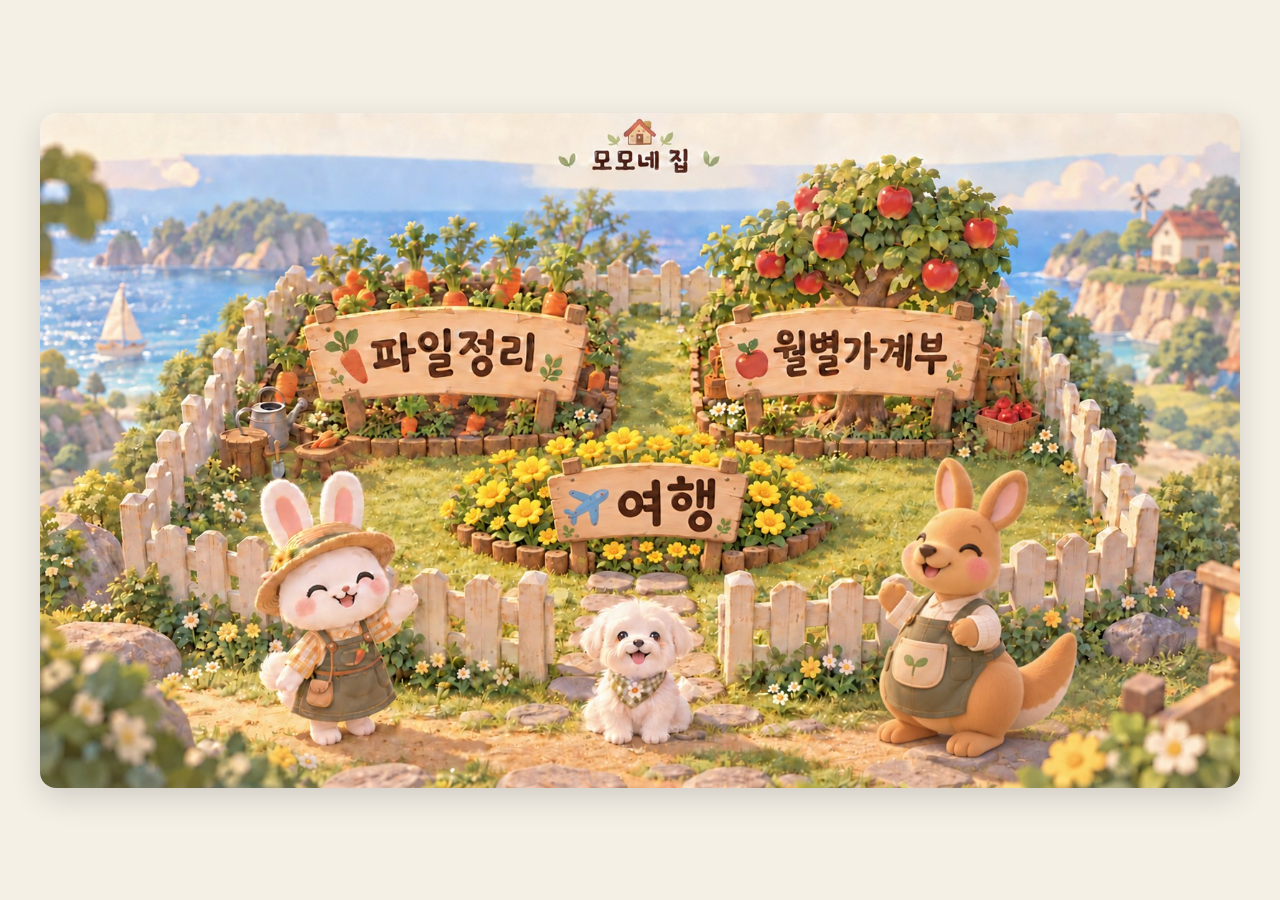
<file: momo-home/index.html>
<!DOCTYPE html>
<html lang="ko">
<head>
  <meta charset="UTF-8">
  <meta name="viewport" content="width=device-width, initial-scale=1.0">
  <title>모모네 집</title>
  <style>
    * {
      box-sizing: border-box;
      margin: 0;
      padding: 0;
    }
    body {
      background-color: #f5f0e6;
      display: flex;
      justify-content: center;
      align-items: center;
      min-height: 100vh;
      font-family: system-ui, -apple-system, sans-serif;
    }
    .container {
      position: relative;
      width: 100%;
      max-width: 1200px;
      aspect-ratio: 16 / 9;
      box-shadow: 0 10px 30px rgba(0,0,0,0.15);
      border-radius: 16px;
      overflow: hidden;
    }
    .bg-img {
      width: 100%;
      height: 100%;
      object-fit: cover;
      display: block;
    }
    /* 클릭 영역 공통 스타일 */
    .clickable-area {
      position: absolute;
      cursor: pointer;
      border-radius: 20px;
      transition: transform 0.2s ease, box-shadow 0.2s ease, background-color 0.2s ease;
      text-decoration: none;
    }
    /* 마우스 올렸을 때 반짝이는 효과 */
    .clickable-area:hover {
      transform: scale(1.03);
      background-color: rgba(255, 255, 255, 0.2);
      box-shadow: 0 0 20px rgba(255, 255, 255, 0.5);
    }

    .clickable-area:focus-visible { outline: 4px solid #e2b52b; background: rgba(255,255,255,.25); }
    .link-travel { top: 47%; left: 33%; width: 34%; height: 22%; }

    /* 좌측: 파일정리 (당근밭 표지판) */
    .link-file {
      top: 22%;
      left: 19%;
      width: 28%;
      height: 28%;
    }

    /* 우측: 월별가계부 (사과나무 표지판) */
    .link-household {
      top: 22%;
      left: 53%;
      width: 28%;
      height: 28%;
    }
  </style>
</head>
<body>

  <div class="container">
    <!-- 대문 배경 이미지 -->
    <img src="momo-bg-travel-v2.jpg" alt="모모네 집: 파일정리 당근밭, 월별가계부 사과나무, 여행 노란 꽃 화단" class="bg-img">

<!-- 당근밭 표지판 (왼쪽) -->
    <a href="https://holaharu.github.io/holaharu/momo-household/" 
       class="clickable-area link-file" 
       title="파일정리 바로가기" aria-label="파일정리 바로가기"></a>

    <!-- 사과나무 표지판 (오른쪽) -->
    <a href="https://script.google.com/macros/s/AKfycbz5YzkvmMvAzPvbV-YOwo0FLwXb7m3hsymJ8yCqXvCS71XnRXiC8ZnzNHFR4dZeDioZYQ/exec" 
       class="clickable-area link-household" 
       title="월별가계부 바로가기" aria-label="월별가계부 바로가기"
       target="_blank" rel="noopener noreferrer"></a>
    <a href="https://script.google.com/macros/s/AKfycbyJMMOKjcYxdfPxaoNVI4MQ4rZjO_NShdOp9vscdqkaAdYM3JT-7L1gRsmqA7paXcyw/exec" class="clickable-area link-travel"
       title="여행 바로가기" aria-label="여행 바로가기"
       target="_blank" rel="noopener noreferrer"></a>
  </div>

</body>
</html>
</file>
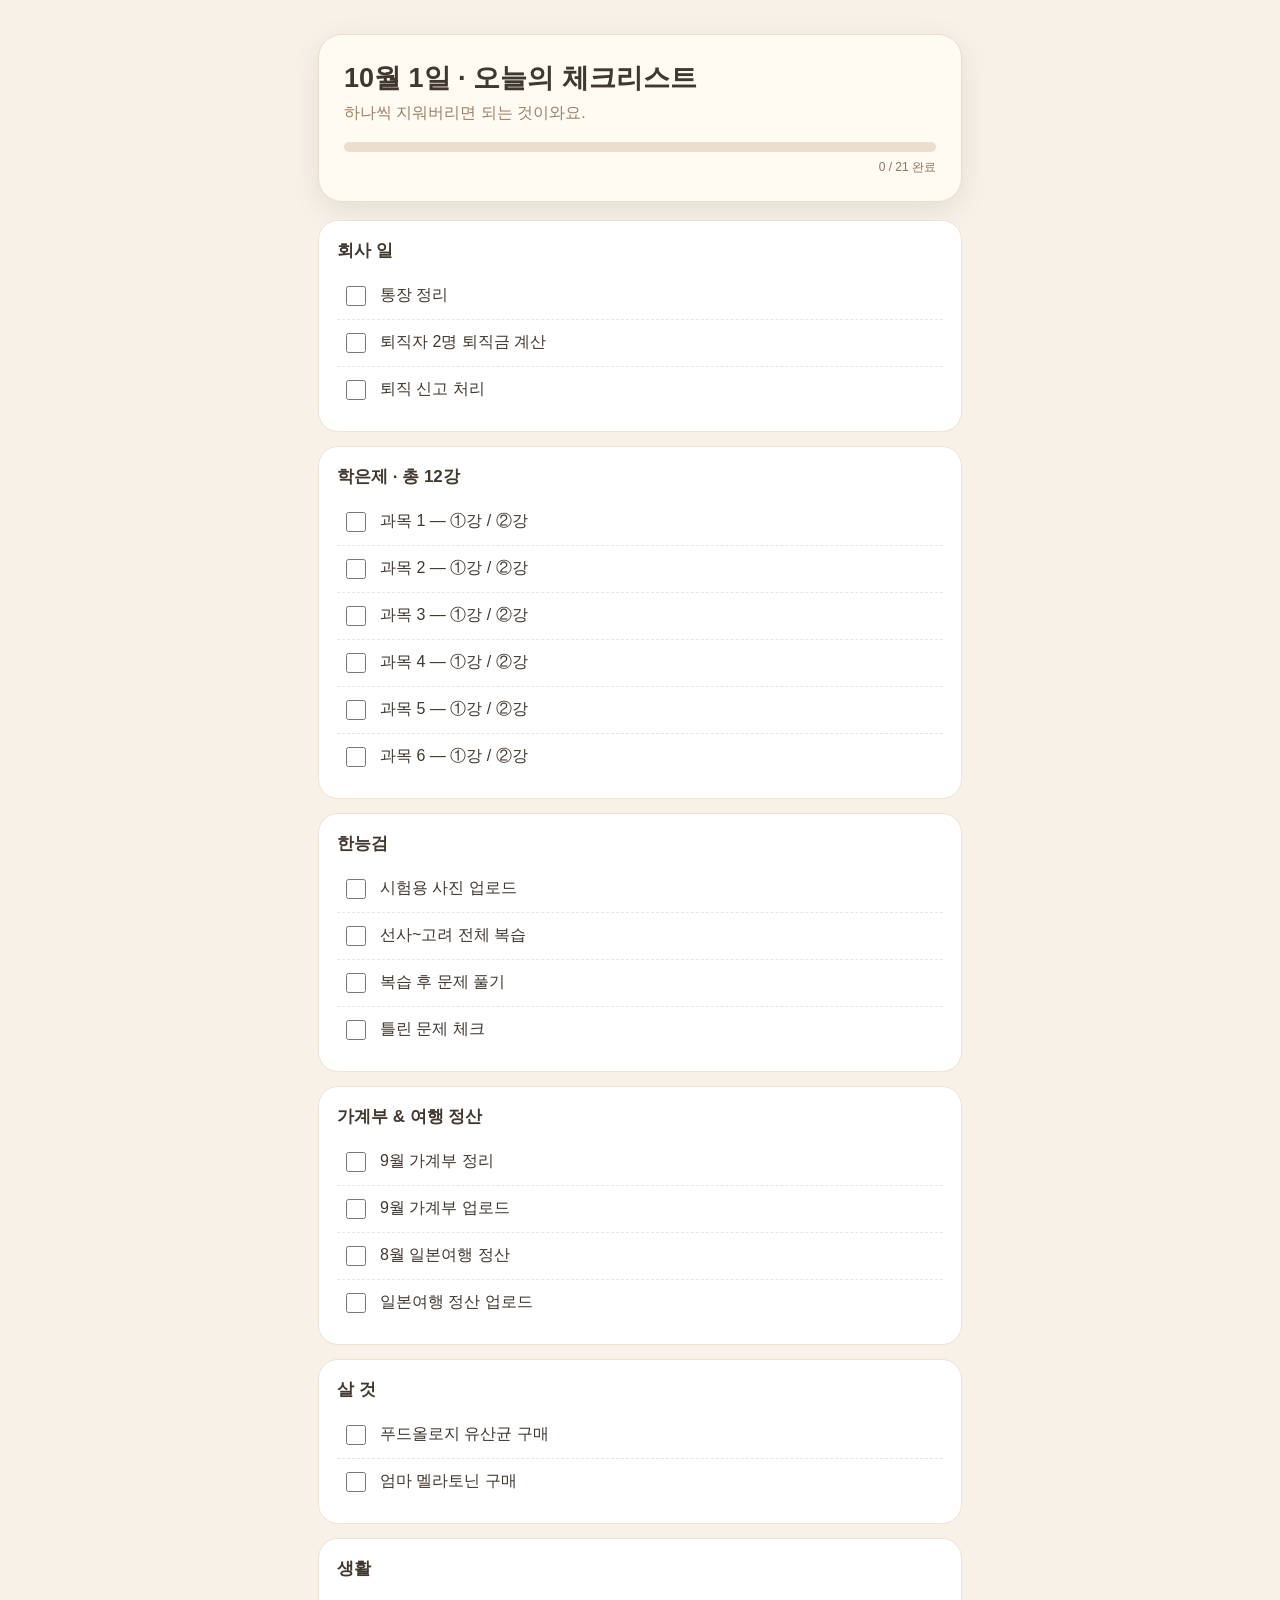
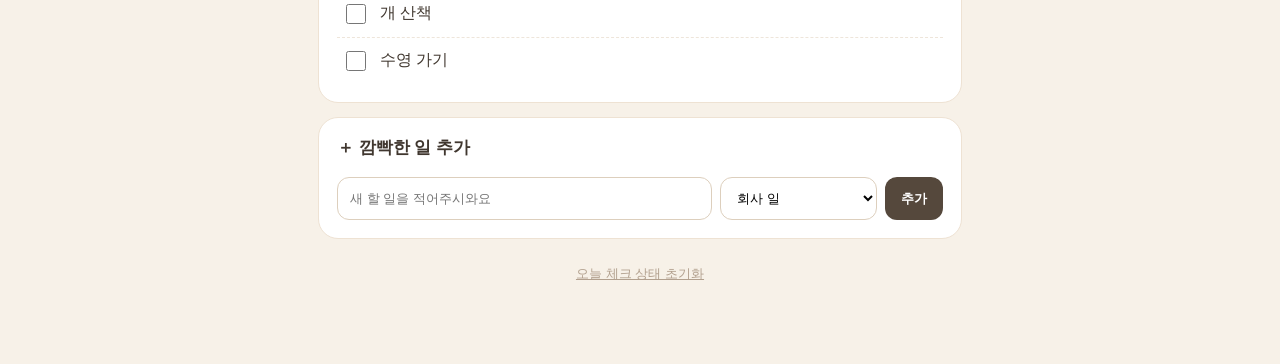
<file: todo.html>
<!doctype html><html lang="ko"><head><meta charset="utf-8"><meta name="viewport" content="width=device-width,initial-scale=1"><title>오늘의 체크리스트</title><style>*{box-sizing:border-box}body{margin:0;background:#f7f1e8;color:#40372f;font-family:-apple-system,BlinkMacSystemFont,"Segoe UI","Noto Sans KR",sans-serif}.wrap{max-width:680px;margin:auto;padding:34px 18px 80px}header{background:#fffaf2;border:1px solid #eadfce;border-radius:24px;padding:25px;box-shadow:0 8px 28px #6e5d4620;margin-bottom:18px}h1{margin:0;font-size:27px}.date{margin-top:7px;color:#9b8068}.progress{margin-top:18px;height:10px;background:#eadfce;border-radius:20px;overflow:hidden}.bar{height:100%;width:0;background:#9c8064;transition:.25s}.count{font-size:12px;color:#8a7461;margin-top:7px;text-align:right}.section{background:#fff;border:1px solid #eee2d3;border-radius:20px;padding:18px;margin:14px 0}.section h2{font-size:17px;margin:0 0 11px}.item{display:flex;align-items:flex-start;gap:11px;padding:10px 5px;border-bottom:1px dashed #eee5da}.item:last-child{border:0}.item input{width:20px;height:20px;accent-color:#907258;flex:none}.item label{line-height:1.45;cursor:pointer}.item.done label{text-decoration:line-through;color:#aaa}.sub{font-size:12px;color:#a18e7e}.addbox{display:flex;gap:8px;margin-top:18px}.addbox input,.addbox select{border:1px solid #ddcfbd;border-radius:12px;padding:12px;background:white;min-width:0}.addbox input{flex:1}.addbox button{border:0;background:#55483c;color:white;border-radius:12px;padding:0 16px;font-weight:700;cursor:pointer}.reset{display:block;margin:25px auto 0;border:0;background:none;color:#b2a08e;text-decoration:underline;cursor:pointer}@media(max-width:520px){.wrap{padding-top:20px}.addbox{flex-wrap:wrap}.addbox input{flex-basis:100%}.addbox select{flex:1}.addbox button{padding:12px 18px}}</style></head><body><div class="wrap"><header><h1>10월 1일 · 오늘의 체크리스트</h1><div class="date">하나씩 지워버리면 되는 것이와요.</div><div class="progress"><div class="bar" id="bar"></div></div><div class="count" id="count"></div></header><main id="app"></main><div class="section"><h2>＋ 깜빡한 일 추가</h2><div class="addbox"><input id="newTask" placeholder="새 할 일을 적어주시와요"><select id="cat"></select><button id="add">추가</button></div></div><button class="reset" id="reset">오늘 체크 상태 초기화</button></div><script>const defaults={"회사 일":["통장 정리","퇴직자 2명 퇴직금 계산","퇴직 신고 처리"],"학은제 · 총 12강":["과목 1 — ①강 / ②강","과목 2 — ①강 / ②강","과목 3 — ①강 / ②강","과목 4 — ①강 / ②강","과목 5 — ①강 / ②강","과목 6 — ①강 / ②강"],"한능검":["시험용 사진 업로드","선사~고려 전체 복습","복습 후 문제 풀기","틀린 문제 체크"],"가계부 & 여행 정산":["9월 가계부 정리","9월 가계부 업로드","8월 일본여행 정산","일본여행 정산 업로드"],"살 것":["푸드올로지 유산균 구매","엄마 멜라토닌 구매"],"생활":["개 산책","수영 가기"]};const key='haru-todo-2026-10-01';let data=JSON.parse(localStorage.getItem(key)||'null')||Object.entries(defaults).flatMap(([cat,a])=>a.map(text=>({cat,text,done:false})));const cats=[...Object.keys(defaults),'기타'];const app=document.getElementById('app'),sel=document.getElementById('cat');sel.innerHTML=cats.map(x=>`<option>${x}</option>`).join('');function save(){localStorage.setItem(key,JSON.stringify(data))}function render(){app.innerHTML='';cats.forEach(c=>{const arr=data.map((x,i)=>({...x,i})).filter(x=>x.cat===c);if(!arr.length)return;const s=document.createElement('section');s.className='section';s.innerHTML=`<h2>${c}</h2>`;arr.forEach(x=>{const d=document.createElement('div');d.className='item'+(x.done?' done':'');d.innerHTML=`<input type="checkbox" ${x.done?'checked':''}><label>${x.text}</label>`;d.querySelector('input').onchange=e=>{data[x.i].done=e.target.checked;save();render()};s.appendChild(d)});app.appendChild(s)});const done=data.filter(x=>x.done).length,total=data.length;document.getElementById('bar').style.width=(total?done/total*100:0)+'%';document.getElementById('count').textContent=`${done} / ${total} 완료`;}function add(){const i=document.getElementById('newTask');if(!i.value.trim())return;data.push({cat:sel.value,text:i.value.trim(),done:false});i.value='';save();render()}document.getElementById('add').onclick=add;document.getElementById('newTask').onkeydown=e=>{if(e.key==='Enter')add()};document.getElementById('reset').onclick=()=>{if(confirm('체크한 내용을 모두 해제할까요?')){data.forEach(x=>x.done=false);save();render()}};render();</script></body></html>
</file>
